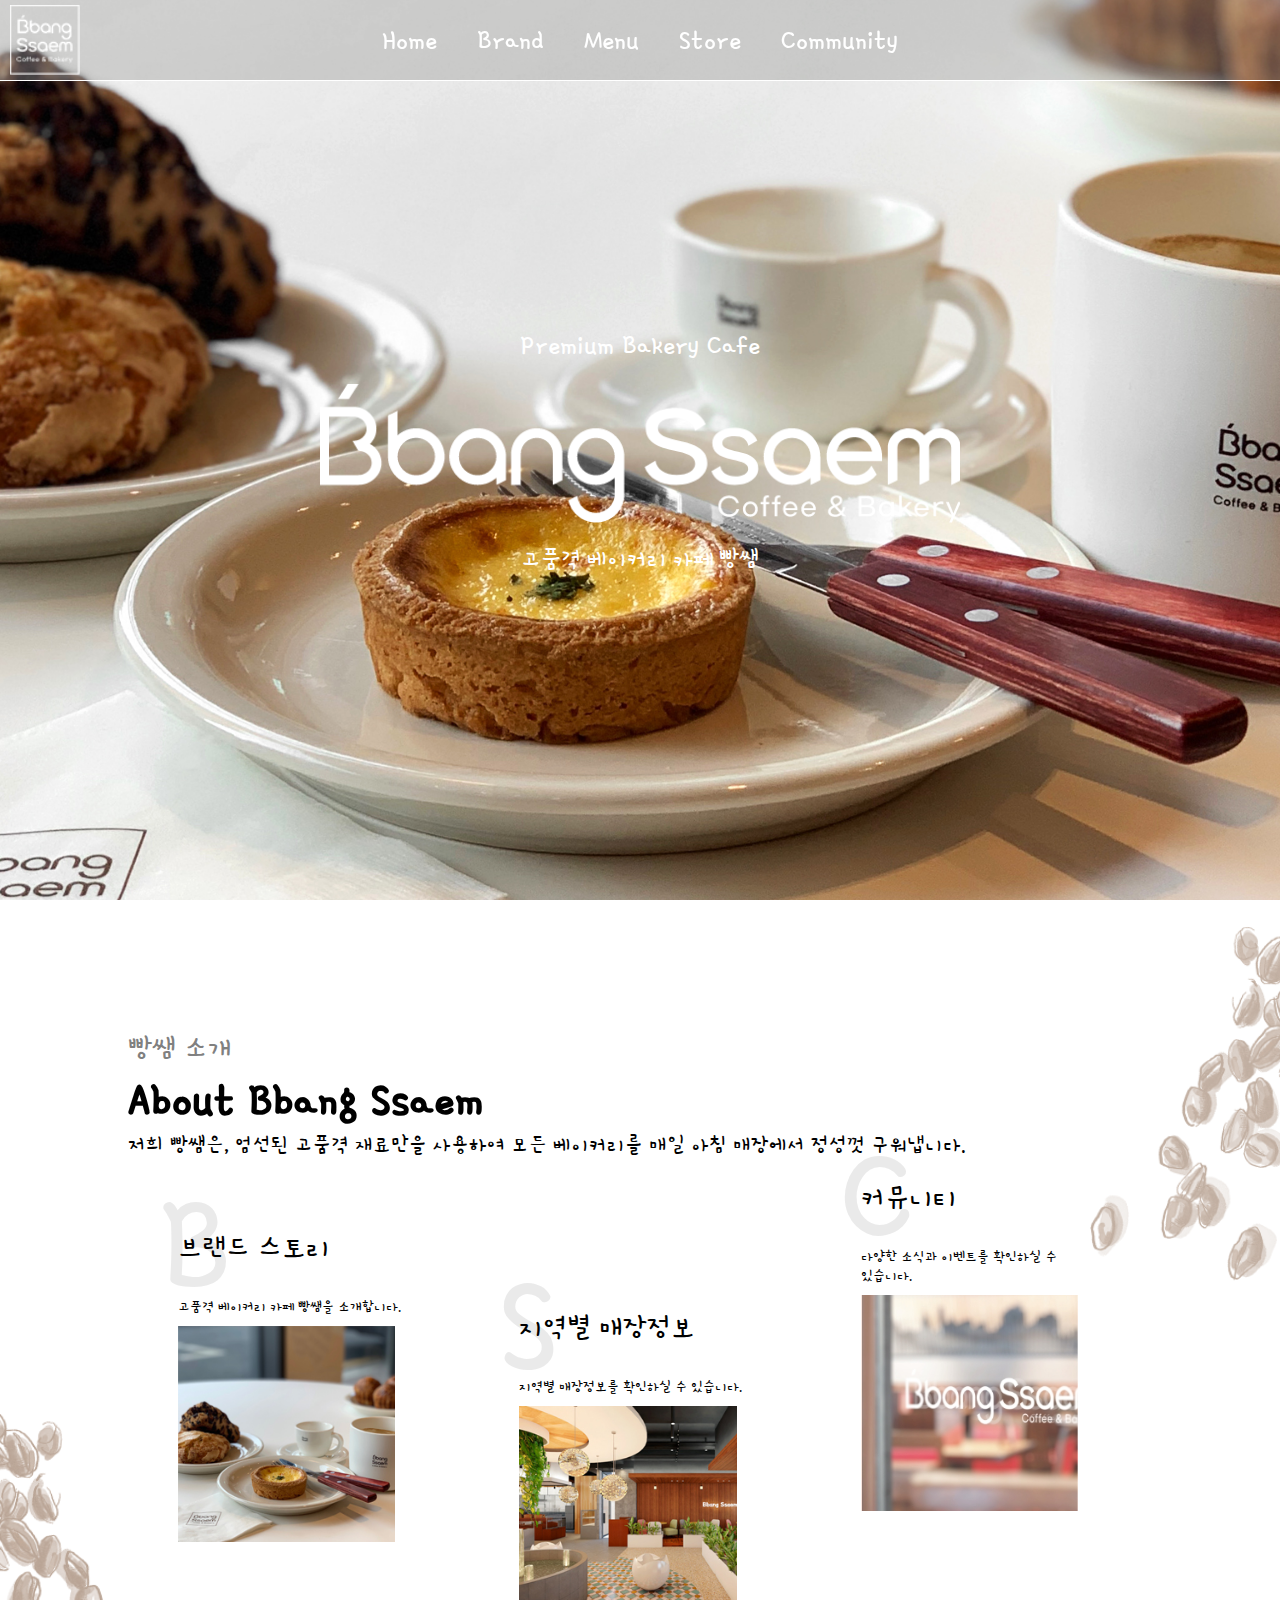
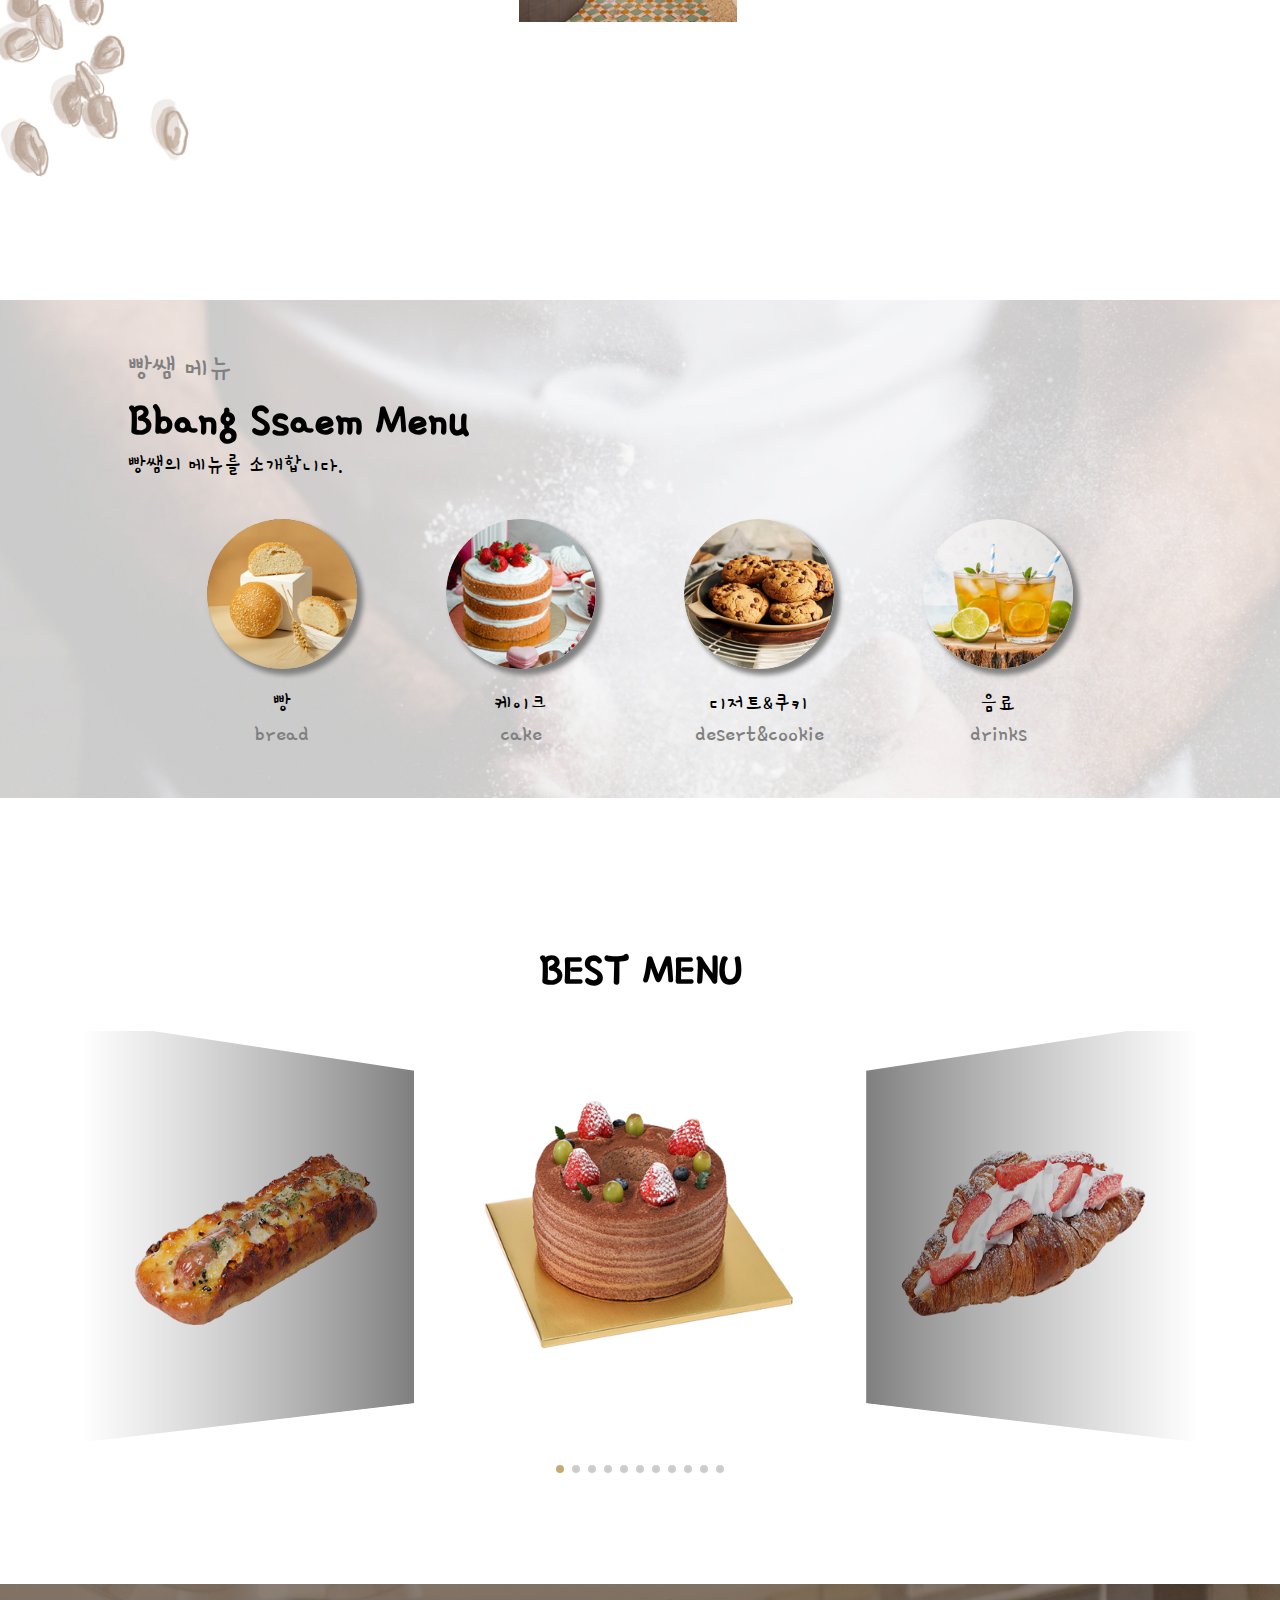
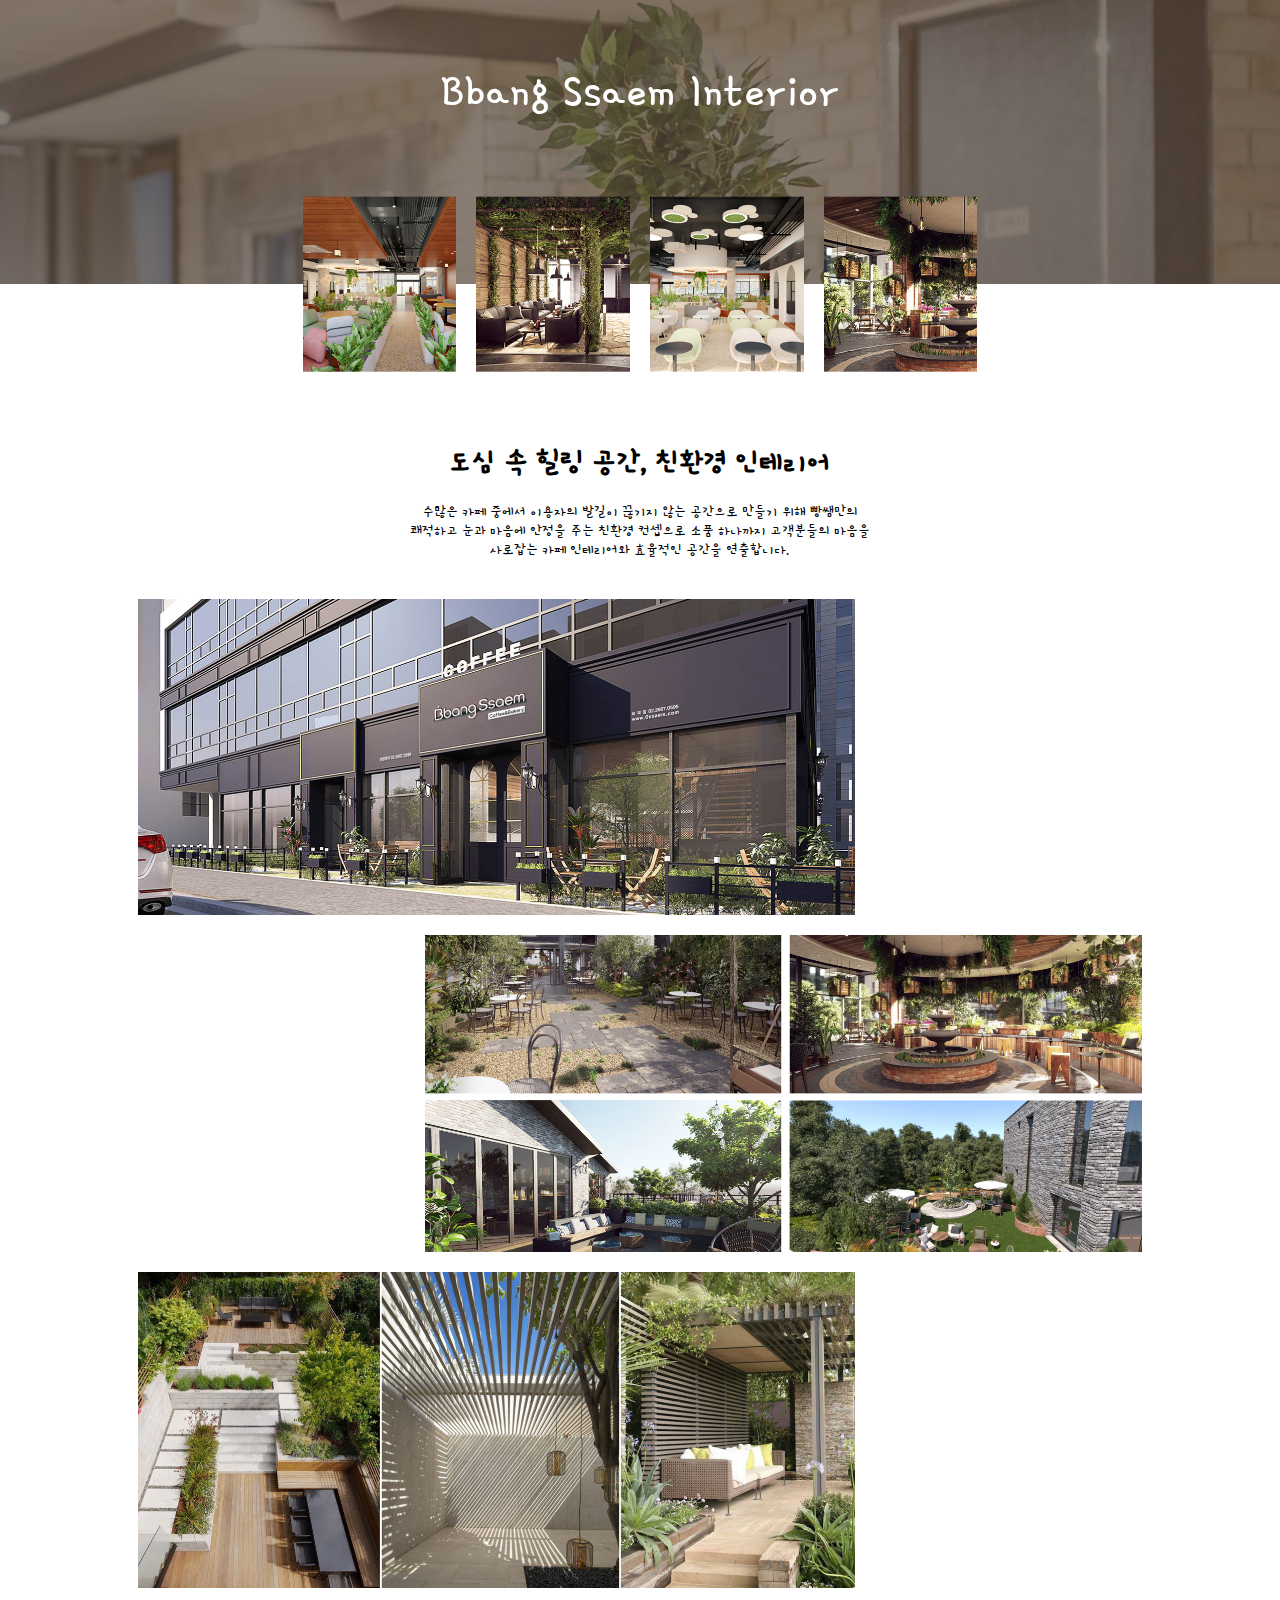
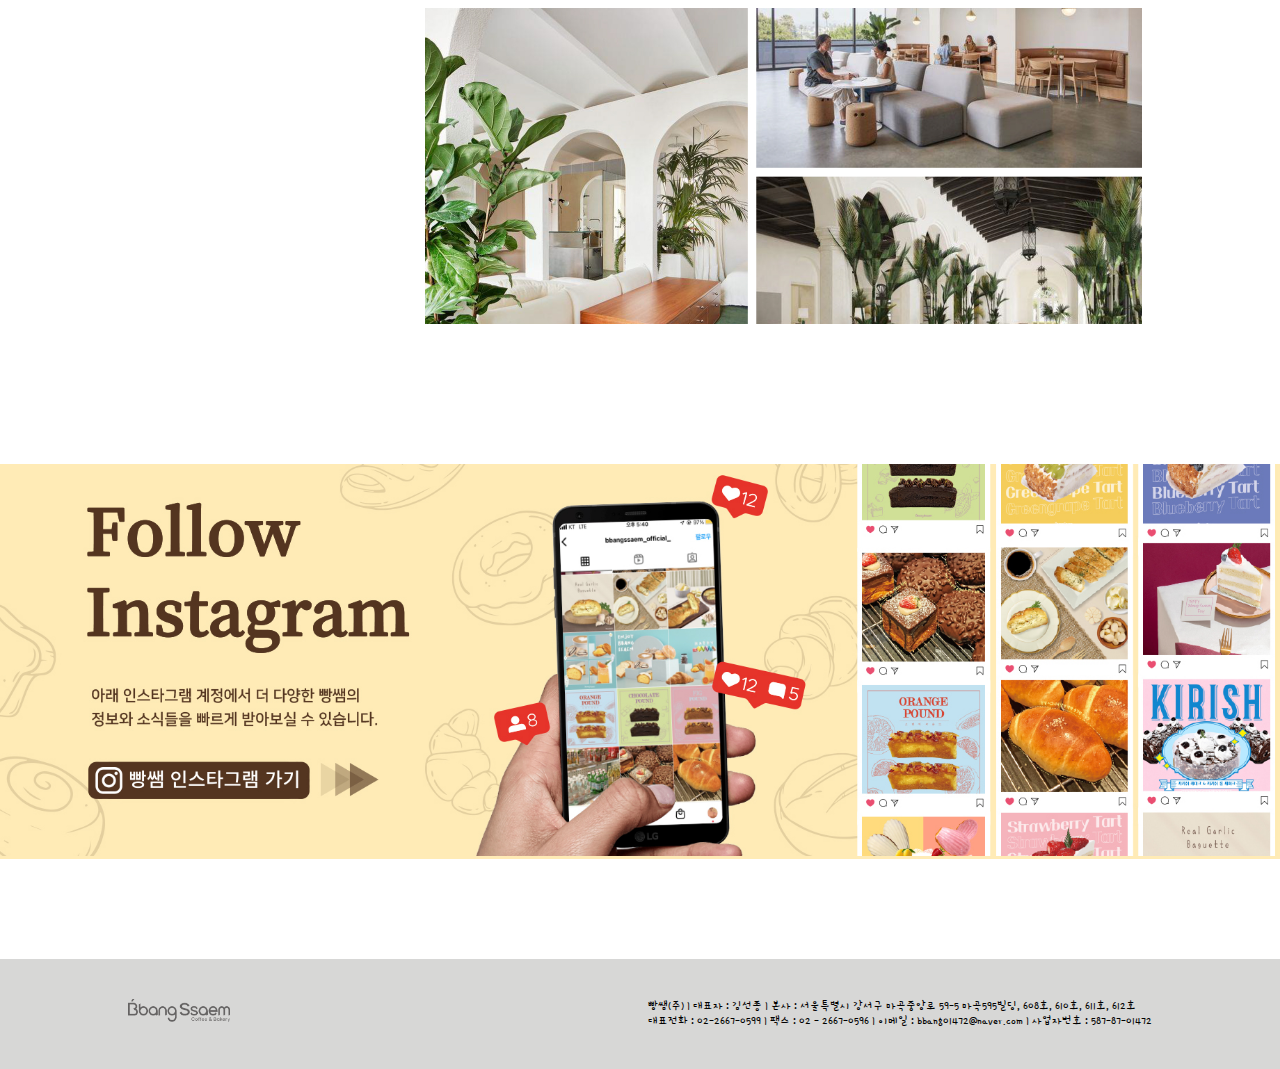
<file: index.html>
<!DOCTYPE html>
<html lang="en">
<head>
    <meta charset="UTF-8">
    <meta name="viewport" content="width=device-width, initial-scale=1.0">
    <title>빵쌤</title>
    <script src="https://code.jquery.com/jquery-1.12.4.js"></script>
    <link rel="stylesheet" href="./css/header.css">
    <link rel="stylesheet" href="./css/main.css">
    <link rel="stylesheet" href="https://cdn.jsdelivr.net/npm/swiper@11/swiper-bundle.min.css" />
</head>
<body>
    <div id="wrap">
        <header>
            <a href="./index.html"><div class="logo"></div></a>
            <ul class="header_ul">
                <li class="header_li"><a href="#">Home</a></li>
                <li class="header_li"><a href="./brand.html">Brand</a></li>
                <li class="header_li"><a href="./menu.html">Menu</a></li>
                <li class="header_li"><a href="./store.html">Store</a></li>
                <li class="header_li"><a href="./community.html">Community</a></li>
            </ul>
        </header>
        <main class="container">
            <div class="sec">
                <div class="mainbanner mainbanner_img1 fade">
                    <div class="mainbanner_title_box">
                        <div class="mainbanner_title1">Premium Bakery Cafe</div>
                        <div class="main_title_logo"></div>
                        <div class="mainbanner_title2">고품격 베이커리 카페 빵쌤</div>
                    </div>
                </div>
                <div class="mainbanner mainbanner_img2 fade">
                    <div class="mainbanner_title_box">
                        <div class="mainbanner_title1">Premium Bakery Cafe</div>
                        <div class="main_title_logo"></div>
                        <div class="mainbanner_title2">고품격 베이커리 카페 빵쌤</div>
                    </div>
                </div>
            </div>

            <div class="sec" id="sec1">
                <div class="sec1_content_box">
                    <div class="ko_sec_title">빵쌤 소개</div>
                    <div class="eng_sec_title">About Bbang Ssaem</div>
                    <div class="sec1_story">저희 빵쌤은, 엄선된 고품격 재료만을 사용하여 모든 베이커리를 매일 아침 매장에서 정성껏 구워냅니다.</div>
                    <div class="sec1_box">
                        <div class="sec1_content">
                            <a href="./brand.html">
                                <div class="alphabet">B</div>
                                <div class="content_title">브랜드 스토리</div>
                                <div class="content">고품격 베이커리 카페 빵쌤을 소개합니다.</div>
                                <img src="./img/main_about_01.jpg" alt="main_about_01">
                            </a>
                        </div>
                        <div class="sec1_content">
                            <a href="./store.html">
                                <div class="alphabet">S</div>
                                <div class="content_title">지역별 매장정보</div>
                                <div class="content">지역별 매장정보를 확인하실 수 있습니다.</div>
                                <img src="./img/main_about_02.jpg" alt="main_about_02">
                            </a>
                        </div>
                        <div class="sec1_content">
                            <a href="./community.html">
                                <div class="alphabet">C</div>
                                <div class="content_title">커뮤니티</div>
                                <div class="content">다양한 소식과 이벤트를 확인하실 수 있습니다.</div>
                                <img src="./img/main_about_03.jpg" alt="main_about_03">
                            </a>
                        </div>
                    </div>
                </div>
                <div class="coffee_img coffee_img1"></div>
                <div class="coffee_img coffee_img2"></div>
            </div>
            <div class="sec" id="sec2">
                <div class="sec2_content">
                    <div class="ko_sec_title">빵쌤 메뉴</div>
                    <div class="eng_sec_title">Bbang Ssaem
                        Menu</div>
                    <div class="sec1_story">빵쌤의 메뉴를 소개합니다.</div>
                    <div class="sec2_menu_box">
                        <a href="./menu.html"><div class="sec2_menu_content">
                            <div class="sec2_menu_img sec2_menu_img1"></div>
                            <div class="sec2_menu_title">빵</div>
                            <div class="sec2_menu_title_eng">bread</div>
                        </div></a>
                        <a href="./menu.html"><div class="sec2_menu_content">
                            <div class="sec2_menu_img sec2_menu_img2"></div>
                            <div class="sec2_menu_title">케이크</div>
                            <div class="sec2_menu_title_eng">cake</div>
                        </div></a>
                        <a href="./menu.html"><div class="sec2_menu_content">
                            <div class="sec2_menu_img sec2_menu_img3"></div>
                            <div class="sec2_menu_title">디저트&쿠키</div>
                            <div class="sec2_menu_title_eng">desert&cookie</div>
                        </div></a>
                        <a href="./menu.html"><div class="sec2_menu_content">
                            <div class="sec2_menu_img sec2_menu_img4"></div>
                            <div class="sec2_menu_title">음료</div>
                            <div class="sec2_menu_title_eng">drinks</div>
                        </div></a>
                    </div>
                </div>
                
            </div>
            <div class="sec" id="sec2_2">
                <div class="sec2_title_detail">BEST MENU</div>
                <div class="menu_detail_box">
                    <!-- Swiper -->
                    <div class="swiper mySwiper">
                        <div class="swiper-wrapper">
                        <div class="swiper-slide">
                            <a href="./menu.html"><img src="./img/menu/untitled5.png" alt="메뉴이미지"/></a>
                        </div>
                        <div class="swiper-slide">
                            <a href="./menu.html"><img src="./img/menu/bread-tab01-33.png" alt="메뉴이미지"/></a>
                        </div>
                        <div class="swiper-slide">
                            <a href="./menu.html"><img src="./img/menu/bread-tab01-26.png" alt="메뉴이미지"/></a>
                        </div>
                        <div class="swiper-slide">
                            <a href="./menu.html"><img src="./img/menu/untitled17.png" alt="메뉴이미지"/></a>
                        </div>
                        <div class="swiper-slide">
                            <a href="./menu.html"><img src="./img/menu/bread-tab01-01.png" alt="메뉴이미지"/></a>
                        </div>
                        <div class="swiper-slide">
                            <a href="./menu.html"><img src="./img/menu/untitled19.png" alt="메뉴이미지"/></a>
                        </div>
                        <div class="swiper-slide">
                            <a href="./menu.html"><img src="./img/menu/bread-tab01-41.png" alt="메뉴이미지"/></a>
                        </div>
                        <div class="swiper-slide">
                            <a href="./menu.html"><img src="./img/menu/bread-tab01-54.png" alt="메뉴이미지"/></a>
                        </div>
                        <div class="swiper-slide">
                            <a href="./menu.html"><img src="./img/menu/untitled4.png" alt="메뉴이미지"/></a>
                        </div>
                        <div class="swiper-slide">
                            <a href="./menu.html"><img src="./img/menu/bread-tab01-17.png" alt="메뉴이미지"/></a>
                        </div>
                        <div class="swiper-slide">
                            <a href="./menu.html"><img src="./img/menu/bread-tab01-42.png" alt="메뉴이미지"/></a>
                        </div>
                        </div>
                        <div class="swiper-pagination"></div>
                    </div>
                </div>
            </div>

            <div class="sec3_bg sec">
                <div class="sec3_title">Bbang Ssaem Interior</div>
                <div class="sec3_img_box">
                    <img src="./img/main_int_img01.jpg" alt="main_int_img01">
                    <img src="./img/main_int_img02.jpg" alt="main_int_img02">
                    <img src="./img/main_int_img03.jpg" alt="main_int_img03">
                    <img src="./img/main_int_img04.jpg" alt="main_int_img04">
                </div>
            </div>
            <div id="sec3">
                <div class="sec3_content_box">
                    <div class="sec3_txt">도심 속 힐링 공간, 친환경 인테리어</div>
                    <div class="sec3_txt1">수많은 카페 중에서 이용자의 발길이 끊기지 않는 공간으로 만들기 위해
                        빵쌤만의 쾌적하고 눈과 마음에 안정을 주는 친환경 컨셉으로 소품 하나까지
                        고객분들의 마음을 사로잡는 카페 인테리어와 효율적인 공간을 연출합니다.</div>
                </div>
                <img src="./img/Interior1.jpg" alt="Interior1" class="interior1">
                <img src="./img/Interior2.jpg" alt="Interior2" class="interior2">
                <img src="./img/Interior3.jpg" alt="Interior3" class="interior3">
                <img src="./img/Interior4.jpg" alt="Interior4" class="interior4">
            </div>
            <div id="sec4">
                <a href="https://www.instagram.com/bbangssaem_official_/" target="_blank">
                    <img src="./img/ins_bg.jpg" alt="ins_bg">
                </a>
            </div>
            <div class="top_btn"><img src="./img/top.png" alt="top_btn"></div>
        </main>
        <footer>
            <div class="footer_content">
                <img src="./img/f_logo.png" alt="f_logo">
                <div class="footer_box">
                    <div>빵쌤(주)  |  대표자 : 김선종  |  본사 : 서울특별시 강서구 마곡중앙로 59-5 마곡595빌딩, 608호, 610호, 611호, 612호</div>
                    <div>대표전화 : 02-2667-0599  |  팩스 : 02 - 2667-0596  |  이메일 : bbang01472@naver.com  |  사업자번호 : 587-87-01472</div>
                </div>
            </div>
        </footer>
    </div>
    <script src="https://cdn.jsdelivr.net/npm/swiper@11/swiper-bundle.min.js"></script>
    <script src="./js/header.js"></script>
    <script src="./js/main.js"></script>
</body>
</html>
</file>
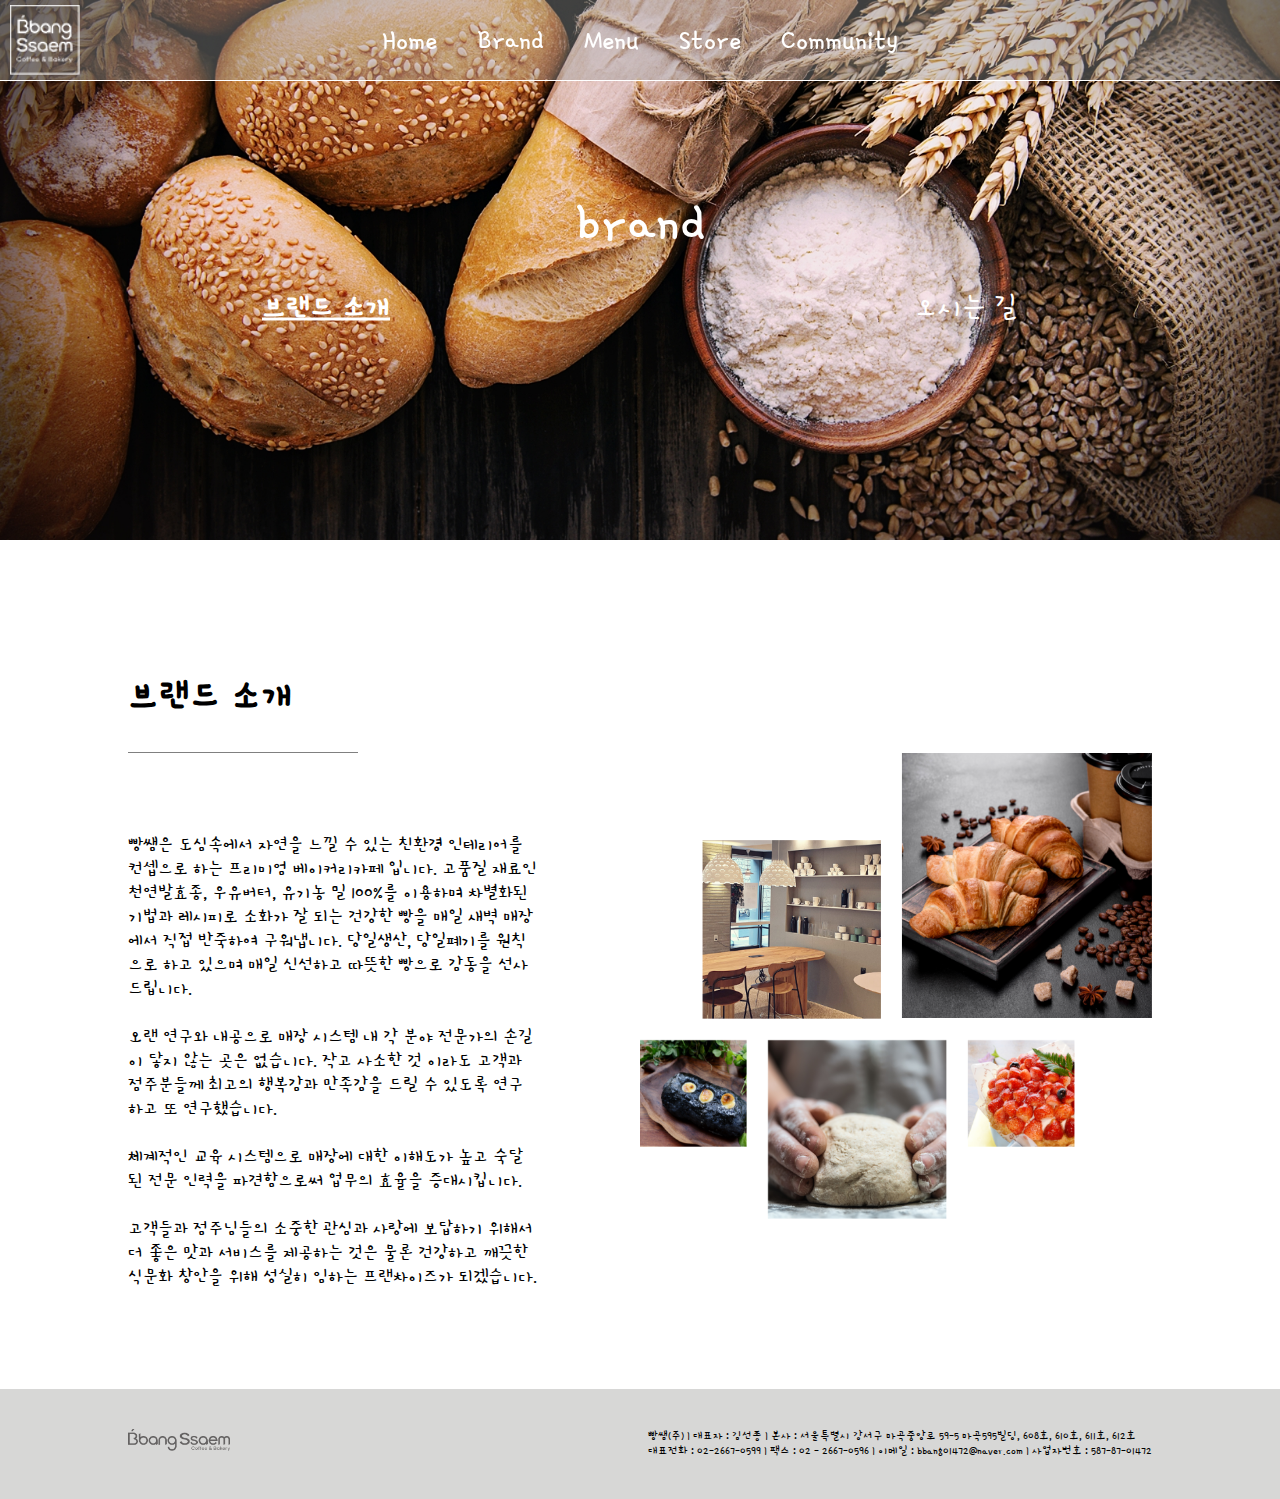
<file: brand.html>
<!DOCTYPE html>
<html lang="en">
<head>
    <meta charset="UTF-8">
    <meta name="viewport" content="width=device-width, initial-scale=1.0">
    <title>빵쌤</title>
    <script src="https://code.jquery.com/jquery-1.12.4.js"></script>
    <link rel="stylesheet" href="./css/header.css">
    <link rel="stylesheet" href="./css/brand.css">
</head>
<body>
    <div id="wrap">
        <header>
            <a href="./index.html"><div class="logo"></div></a>
            <ul class="header_ul">
                <li class="header_li"><a href="./index.html">Home</a></li>
                <li class="header_li"><a href="./brand.html">Brand</a></li>
                <li class="header_li"><a href="./menu.html">Menu</a></li>
                <li class="header_li"><a href="./store.html">Store</a></li>
                <li class="header_li"><a href="./community.html">Community</a></li>
            </ul>
        </header>
        <main class="container">
            <div class="banner">
                <div class="brand_title_box">
                    <div class="brand_txt">brand</div>
                    <div class="nav_box">
                        <div class="brand1">브랜드 소개</div>
                        <div class="brand2">오시는 길</div>
                    </div>
                </div>
            </div>
            <div class="main_box brand">
                <div class="brand_content">
                    <h2>브랜드 소개</h2>
                    <div class="line"></div>
                    <div class="brand_txt_box">
                        <div>빵쌤은 도심속에서 자연을 느낄 수 있는 친환경 인테리어를 컨셉으로 하는 프리미엄 베이커리카페 입니다. 고품질 재료인 천연발효종, 우유버터, 유기농 밀 100%를 이용하며 차별화된 기법과 레시피로 소화가 잘 되는 건강한 빵을 매일 새벽 매장에서 직접 반죽하여 구워냅니다. 당일생산, 당일폐기를 원칙으로 하고 있으며 매일 신선하고 따뜻한 빵으로 감동을 선사드립니다.</div><br>
                        <div>오랜 연구와 내공으로 매장 시스템 내 각 분야 전문가의 손길이 닿지 않는 곳은 없습니다. 작고 사소한 것 이라도 고객과 점주분들께 최고의 행복감과 만족감을 드릴 수 있도록 연구하고 또 연구했습니다.</div><br>
                        <div>체계적인 교육 시스템으로 매장에 대한 이해도가 높고 숙달된 전문 인력을 파견함으로써 업무의 효율을 증대시킵니다.</div><br>
                        <div>고객들과 점주님들의 소중한 관심과 사랑에 보답하기 위해서 더 좋은 맛과 서비스를 제공하는 것은 물론 건강하고 깨끗한 식문화 창안을 위해 성실히 임하는 프랜차이즈가 되겠습니다.</div>
                    </div>
                    <div class="brand_img_box">
                        <img src="./img/brand_img01.png" alt="brand_img01">
                    </div>
                </div>
            </div>
            <div class="main_box guide">
                <h2>오시는 길</h2>
                <div class="guide_box">
                    <iframe src="https://www.google.com/maps/embed?pb=!1m18!1m12!1m3!1d3162.84139164635!2d126.82337837568225!3d37.558800472040645!2m3!1f0!2f0!3f0!3m2!1i1024!2i768!4f13.1!3m3!1m2!1s0x357c9c6030dd592b%3A0xd7876528a0328ab2!2z7ISc7Jq47Yq567OE7IucIOqwleyEnOq1rCDrp4jqs6HspJHslZnroZwgNTktNQ!5e0!3m2!1sko!2skr!4v1702954904286!5m2!1sko!2skr" width="60%" height="450" style="border:0;" allowfullscreen="" loading="lazy" referrerpolicy="no-referrer-when-downgrade"></iframe>
                    <div class="guide_txt_box">
                        <div>
                            <img src="./img/btn_sub.png" alt="btn_sub.png" style="width: 22px;">
                            <div class="guide_title">지하철 이용시</div>
                            <div class="guide_txt">
                                <div>마곡역 5호선 (7번출구 이용3분)</div>
                                <div>마곡나루역 공항철도 (5번출구 이용 11분)</div>
                                <div>마곡나루역 9호선 (5번출구 이용 11분)</div>
                            </div>
                        </div>
                        <div style="margin-top: 30px;">
                            <img src="./img/btn_bus.png" alt="btn_bus.png">
                            <div class="guide_title">버스 이용시</div>
                            <div class="guide_txt">
                                <div>388 / 강서05 / 60 / 60-3 /</div>
                                <div>69 / 88 / 1002 / 601 / 605 /</div>
                                <div>654 / 6629 / n26 / 3000 / 8000</div>
                            </div>
                        </div>
                        <div style="margin-top: 30px;">
                            <img src="./img/btn_smap.png" alt="btn_smap.png">
                            <div class="guide_title">차량 이용시</div>
                            <div class="guide_txt">
                                서울특별시 강서구 마곡중앙로 59-5 마곡595빌딩
                            </div>
                        </div>
                    </div>
                </div>
            </div>
        </main>
        <footer>
            <div class="footer_content">
                <img src="./img/f_logo.png" alt="f_logo">
                <div class="footer_box">
                    <div>빵쌤(주)  |  대표자 : 김선종  |  본사 : 서울특별시 강서구 마곡중앙로 59-5 마곡595빌딩, 608호, 610호, 611호, 612호</div>
                    <div>대표전화 : 02-2667-0599  |  팩스 : 02 - 2667-0596  |  이메일 : bbang01472@naver.com  |  사업자번호 : 587-87-01472</div>
                </div>
            </div>
        </footer>
    </div>
    <script src="./js/header.js"></script>
    <script src="./js/brand.js"></script>
</body>
</html>
</file>
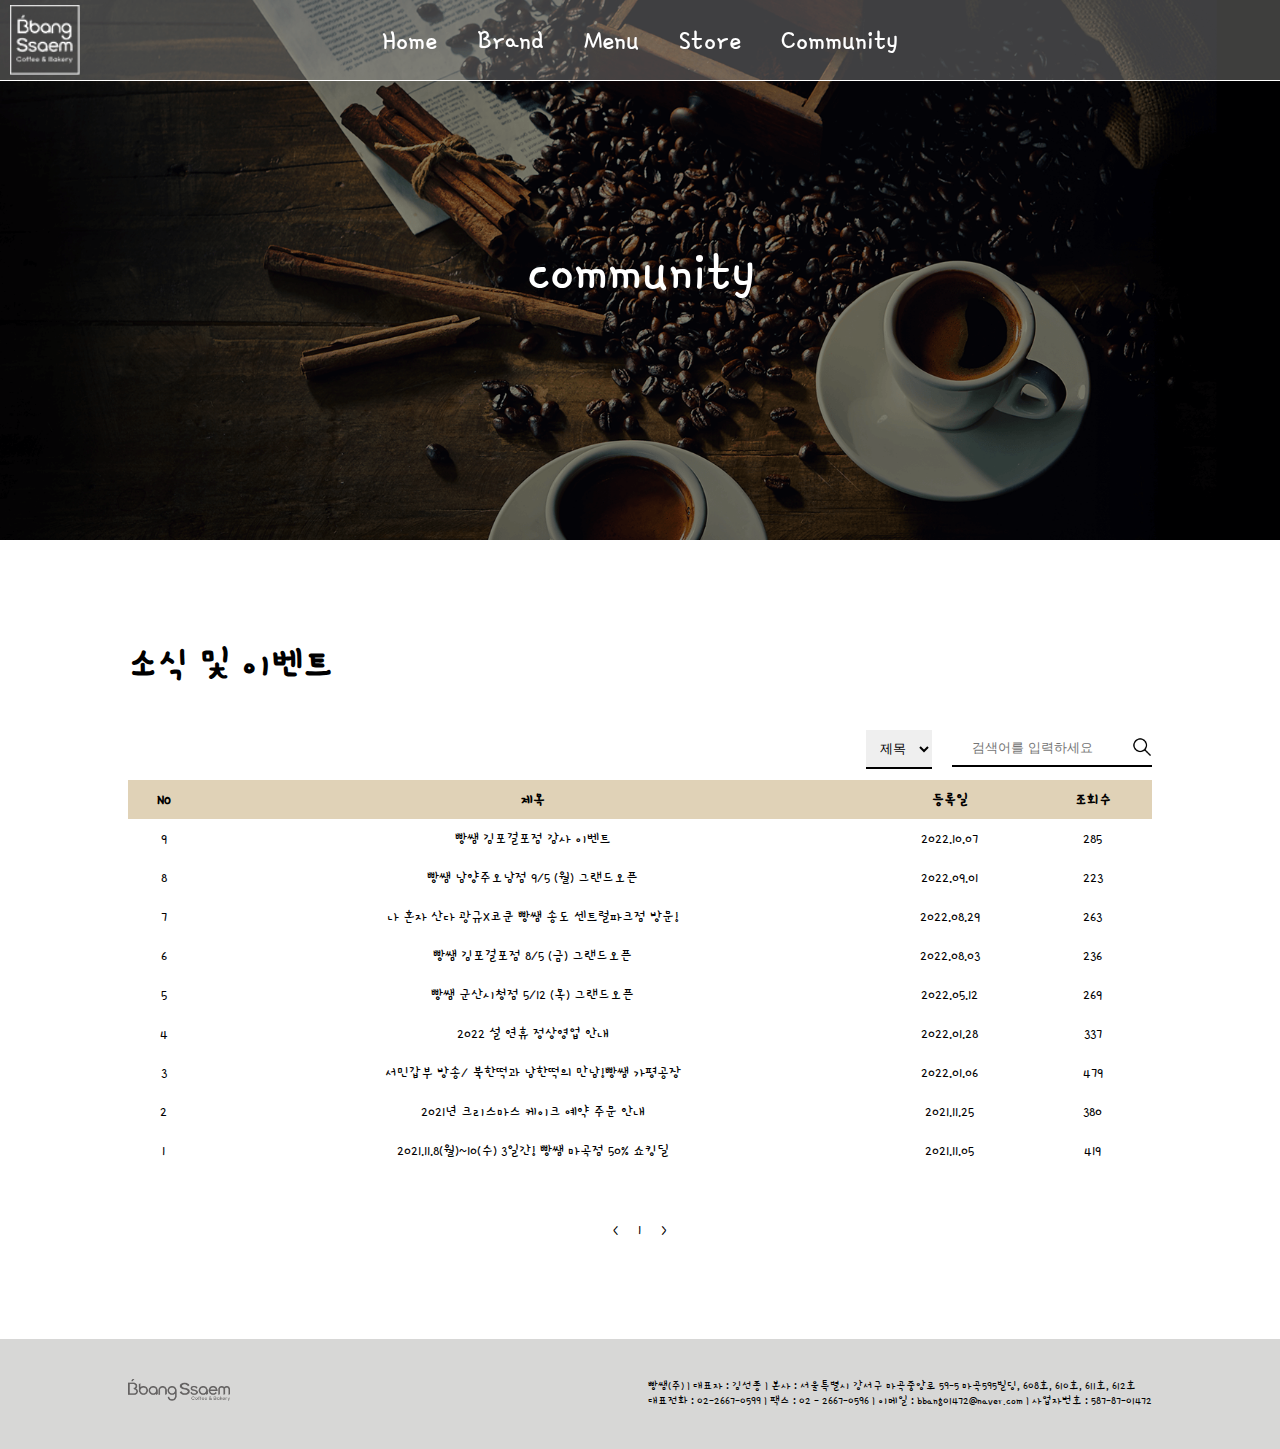
<file: community.html>
<!DOCTYPE html>
<html lang="en">
<head>
    <meta charset="UTF-8">
    <meta name="viewport" content="width=device-width, initial-scale=1.0">
    <title>빵쌤</title>
    <script src="https://code.jquery.com/jquery-1.12.4.js"></script>
    <link rel="stylesheet" href="./css/header.css">
    <link rel="stylesheet" href="./css/community.css">
</head>
<body>
    <div id="wrap">
        <header>
            <a href="./index.html"><div class="logo"></div></a>
            <ul class="header_ul">
                <li class="header_li"><a href="./index.html">Home</a></li>
                <li class="header_li"><a href="./brand.html">Brand</a></li>
                <li class="header_li"><a href="./menu.html">Menu</a></li>
                <li class="header_li"><a href="./store.html">Store</a></li>
                <li class="header_li"><a href="./community.html">Community</a></li>
            </ul>
        </header>
        
        <main class="container">
            <div class="banner">
                <div class="brand_title_box">
                    <div class="brand_txt">community</div>
                </div>
            </div>
            <div class="main_box">
                <h2>소식 및 이벤트</h2>
                <div class="community_content_box">
                    <div class="search_box">
                        <select name="search" id="array">
                            <option value="title">제목</option>
                            <option value="content">내용</option>
                        </select>
                        <div class="search">
                            <input type="text" placeholder="검색어를 입력하세요">
                            <img src="./img/search.png" alt="search">
                        </div>
                    </div>
                    <table class="cm_content">
                        <tbody>
                            <tr class="table_tr">
                                <th class="table_title">NO</th>
                                <th class="table_title">제목</th>
                                <th class="table_title">등록일</th>
                                <th class="table_title">조회수</th>
                            </tr>
                        </tbody>
                    </table>
                    <div class="num_box">
                        <div class="prev_btn"><</div>
                        <div class="num">1</div>
                        <div class="next_btn">></div>
                    </div>
                </div>
            </div>
            <div class="top_btn"><img src="./img/top.png" alt="top_btn"></div>
        </main>

        
        <footer>
            <div class="footer_content">
                <img src="./img/f_logo.png" alt="f_logo">
                <div class="footer_box">
                    <div>빵쌤(주)  |  대표자 : 김선종  |  본사 : 서울특별시 강서구 마곡중앙로 59-5 마곡595빌딩, 608호, 610호, 611호, 612호</div>
                    <div>대표전화 : 02-2667-0599  |  팩스 : 02 - 2667-0596  |  이메일 : bbang01472@naver.com  |  사업자번호 : 587-87-01472</div>
                </div>
            </div>
        </footer>
    </div>
    <script src="./js/header.js"></script>
    <script src="./js/community.js"></script>
</body>
</html>
</file>
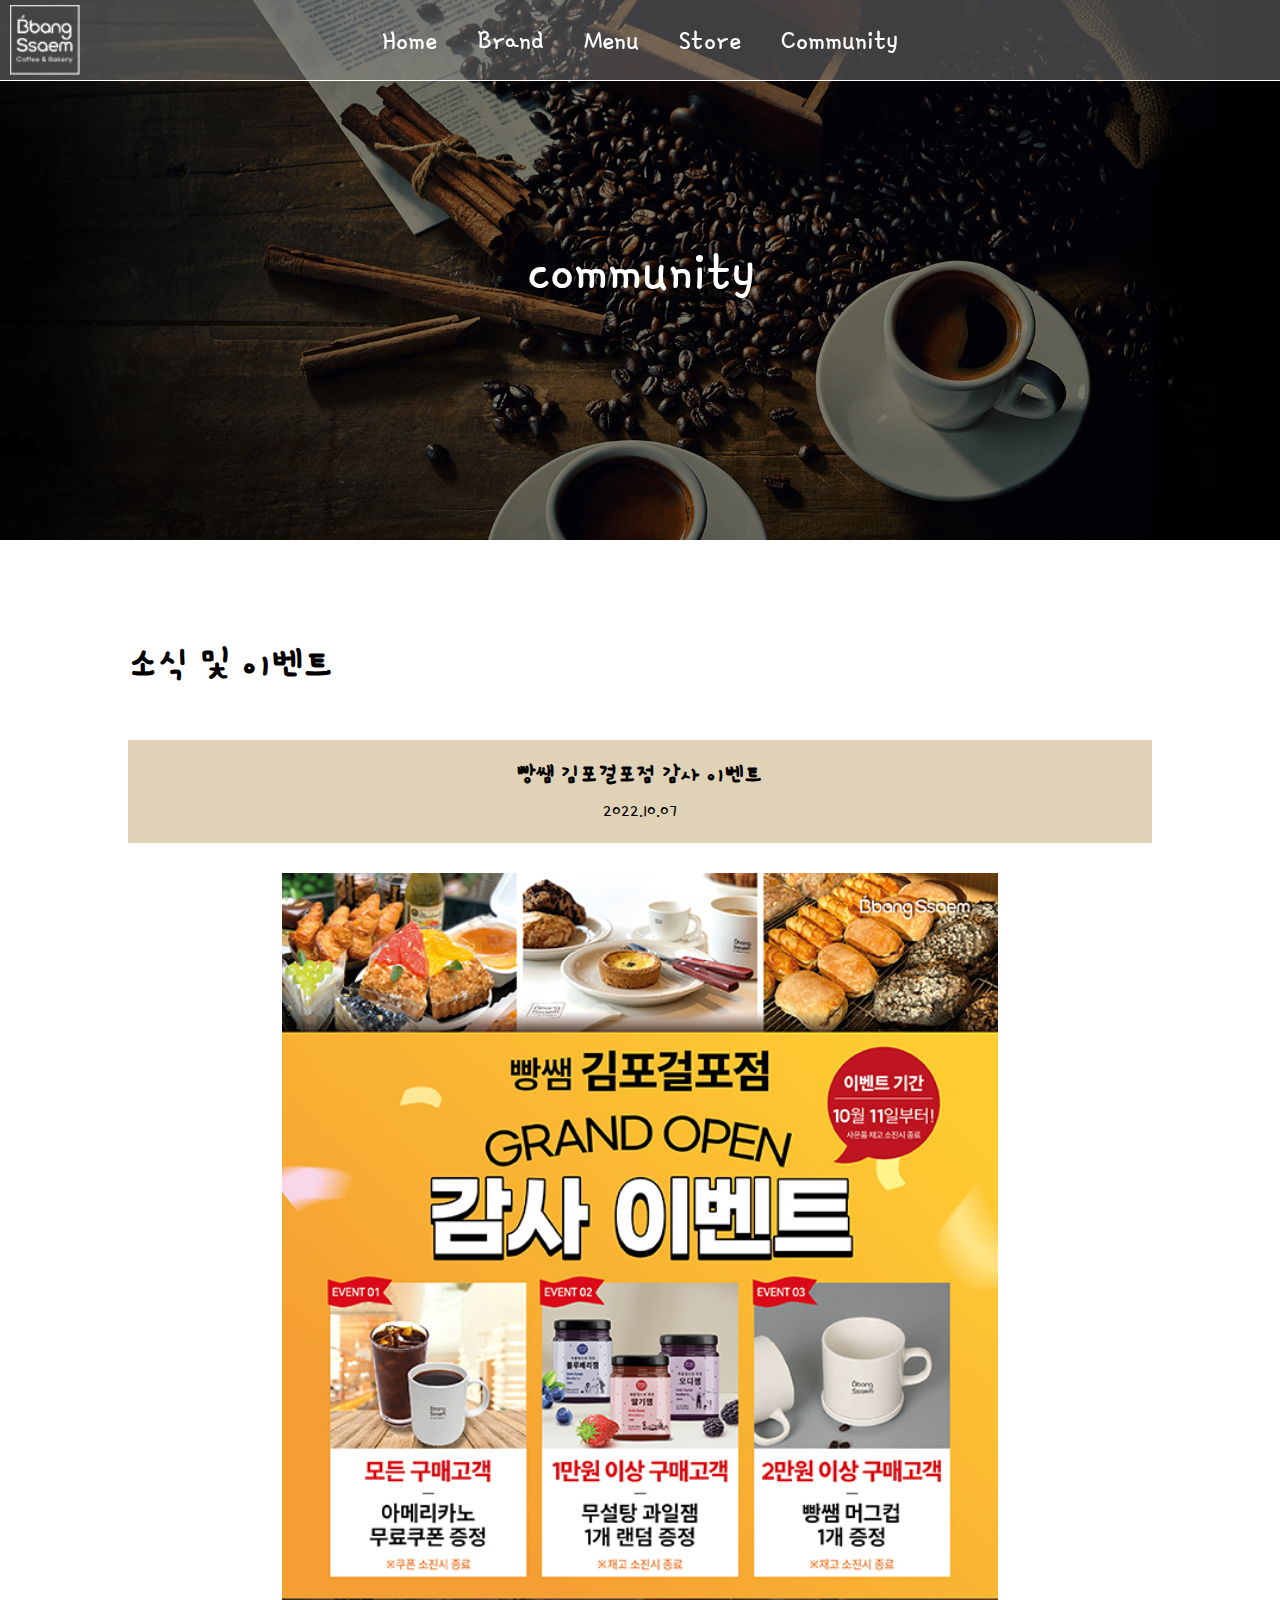
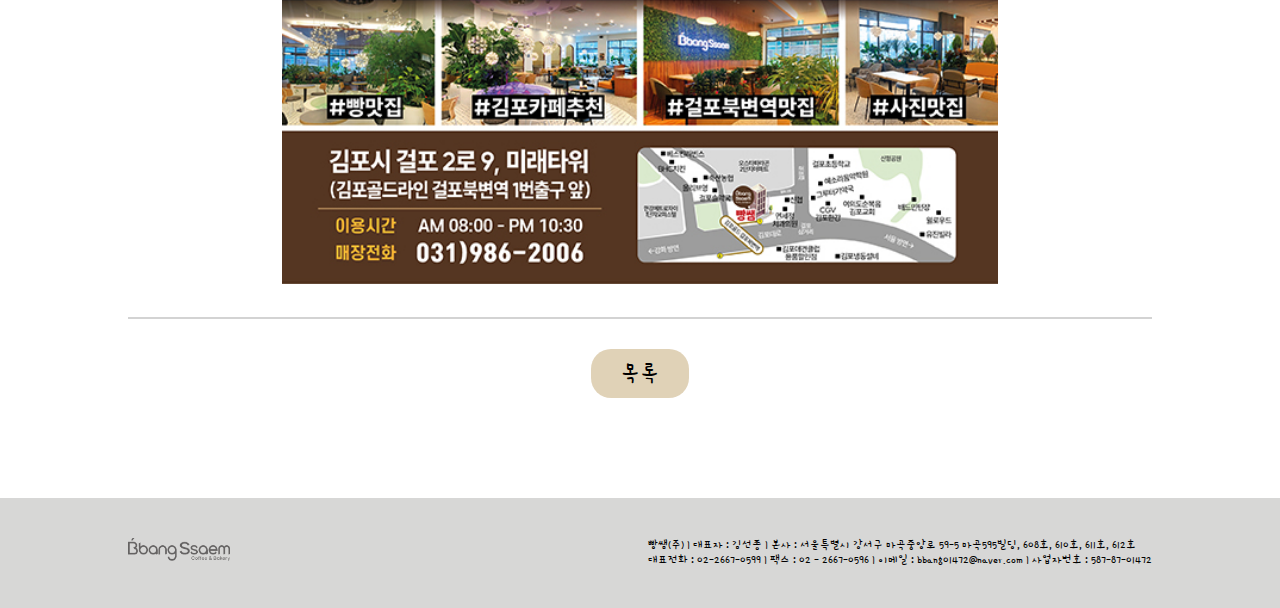
<file: community_detail.html>
<!DOCTYPE html>
<html lang="en">
<head>
    <meta charset="UTF-8">
    <meta name="viewport" content="width=device-width, initial-scale=1.0">
    <title>빵쌤</title>
    <script src="https://code.jquery.com/jquery-1.12.4.js"></script>
    <link rel="stylesheet" href="./css/header.css">
    <link rel="stylesheet" href="./css/community.css">
</head>
<body>
    <div id="wrap">
        <header>
            <a href="./index.html"><div class="logo"></div></a>
            <ul class="header_ul">
                <li class="header_li"><a href="./index.html">Home</a></li>
                <li class="header_li"><a href="./brand.html">Brand</a></li>
                <li class="header_li"><a href="./menu.html">Menu</a></li>
                <li class="header_li"><a href="./store.html">Store</a></li>
                <li class="header_li"><a href="./community.html">Community</a></li>
            </ul>
        </header>
        
        <main class="container">
            <div class="banner">
                <div class="brand_title_box">
                    <div class="brand_txt">community</div>
                </div>
            </div>
            <div class="main_box">
                <h2>소식 및 이벤트</h2>
                <div class="community_content_box">
                    <div class="community_title_box">
                        <div class="title">빵쌤 김포걸포점 감사 이벤트</div>
                        <div class="date">2022.10.07</div>
                    </div>
                    <img src="./img/community_detail.jpg" alt="community_detail">
                    <div class="line"></div>
                    <div class="list_btn"><a href="./community.html">목록</a></div>
                </div>
            </div>
            <div class="top_btn"><img src="./img/top.png" alt="top_btn"></div>
        </main>
        
        <footer>
            <div class="footer_content">
                <img src="./img/f_logo.png" alt="f_logo">
                <div class="footer_box">
                    <div>빵쌤(주)  |  대표자 : 김선종  |  본사 : 서울특별시 강서구 마곡중앙로 59-5 마곡595빌딩, 608호, 610호, 611호, 612호</div>
                    <div>대표전화 : 02-2667-0599  |  팩스 : 02 - 2667-0596  |  이메일 : bbang01472@naver.com  |  사업자번호 : 587-87-01472</div>
                </div>
            </div>
        </footer>
        <script src="./js/header.js"></script>
    </div>
</body>
</html>
</file>
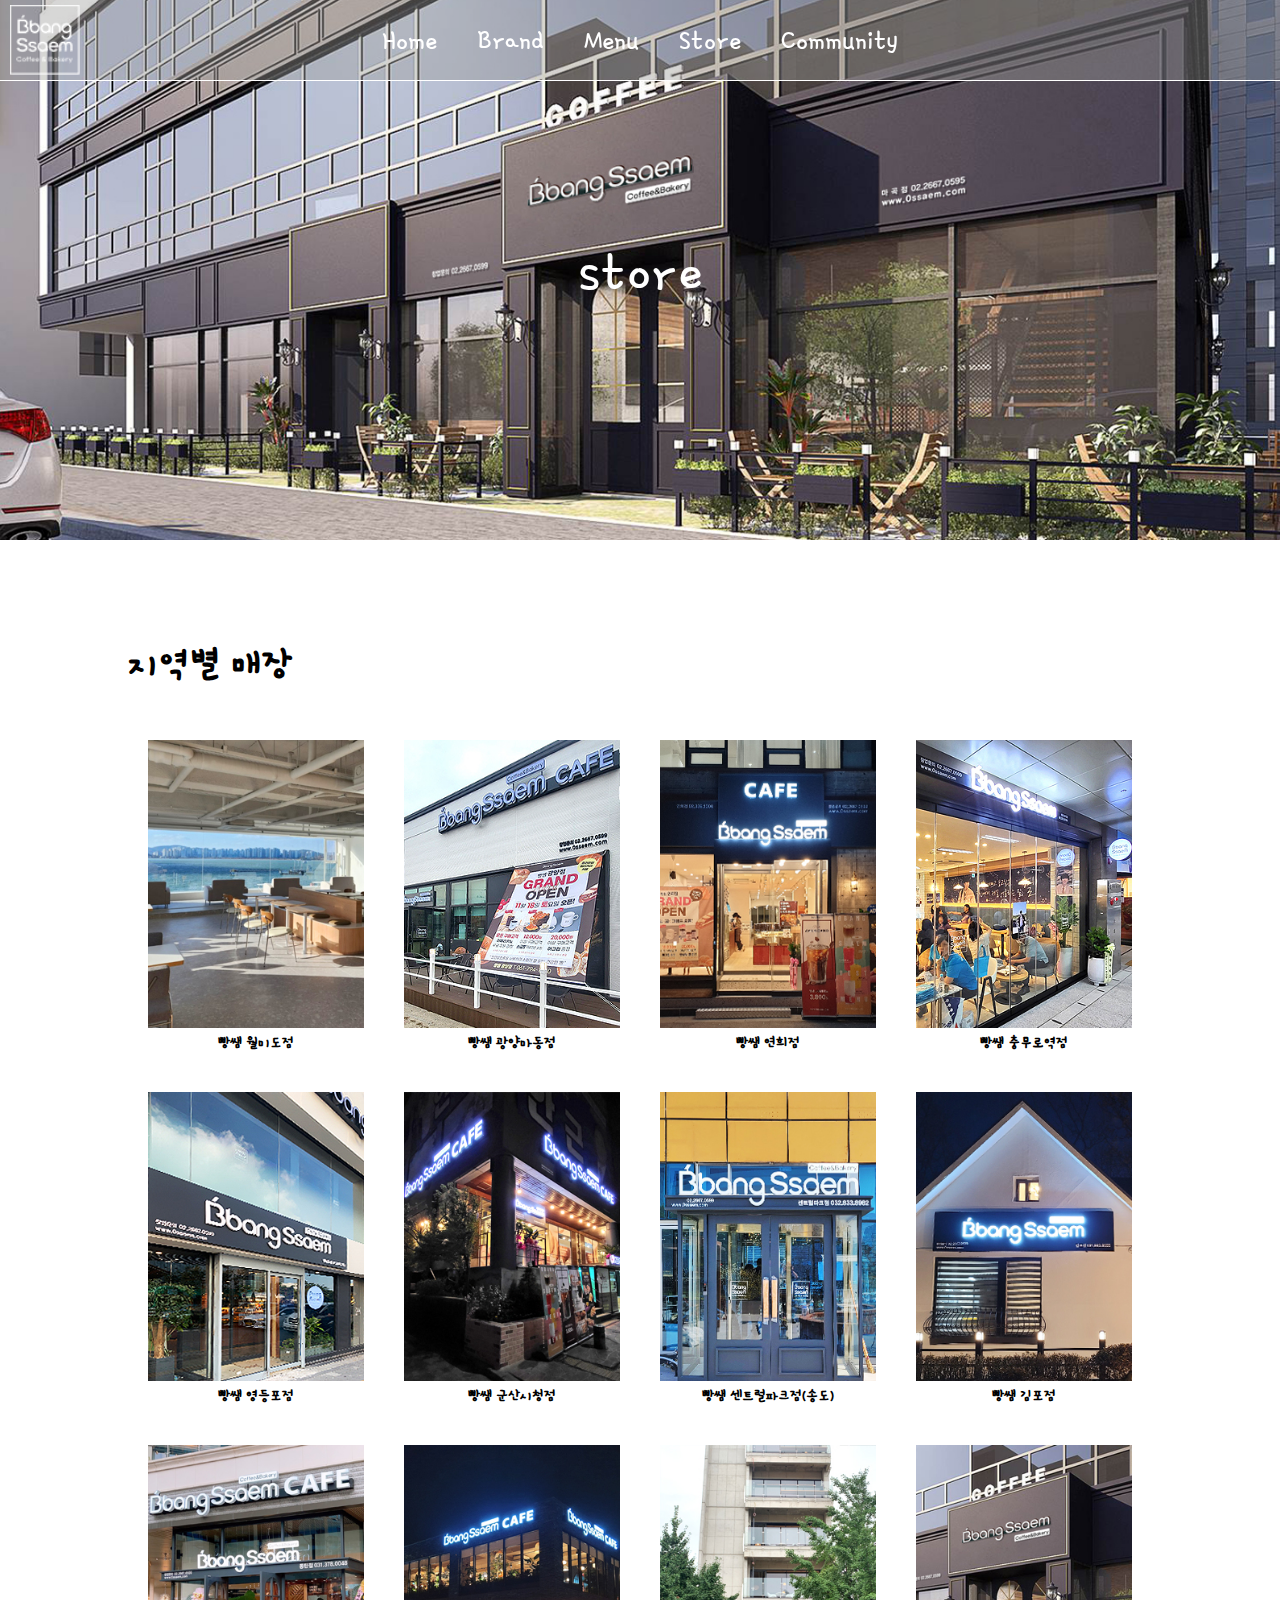
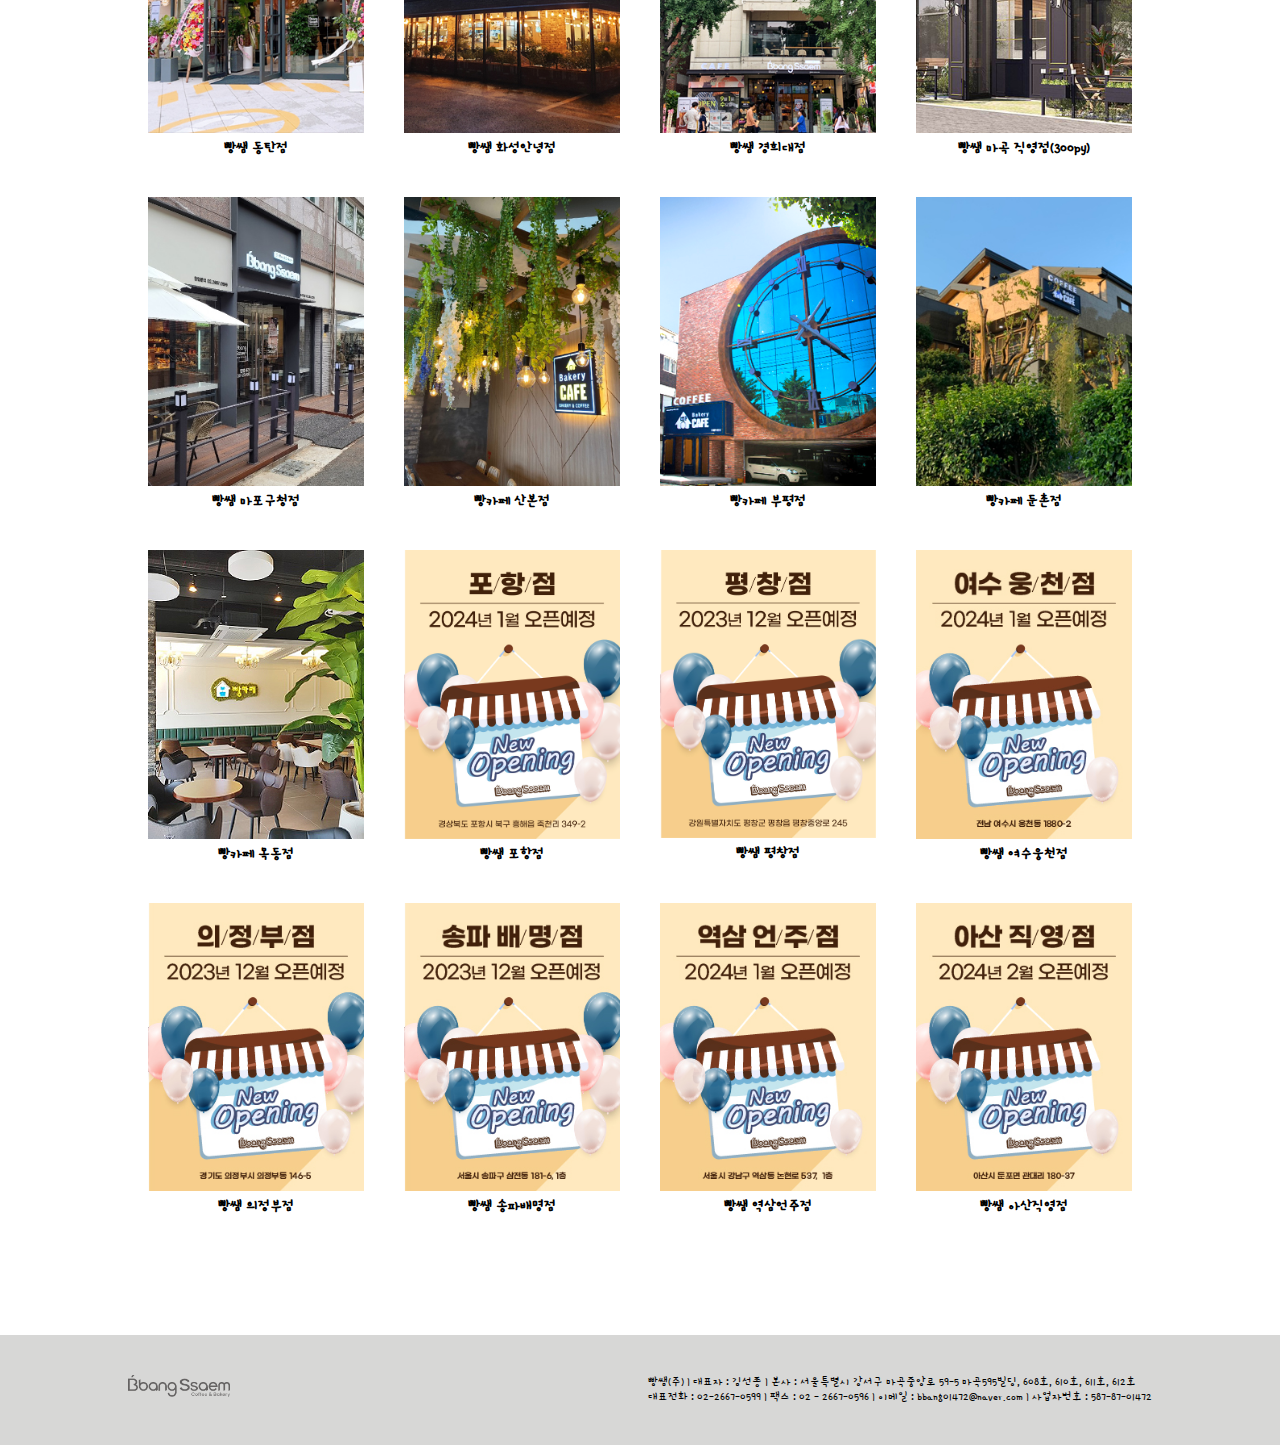
<file: store.html>
<!DOCTYPE html>
<html lang="en">
<head>
    <meta charset="UTF-8">
    <meta name="viewport" content="width=device-width, initial-scale=1.0">
    <title>빵쌤</title>
    <script src="https://code.jquery.com/jquery-1.12.4.js"></script>
    <script src="./js/store_data.js"></script>
    <link rel="stylesheet" href="./css/header.css">
    <link rel="stylesheet" href="./css/store.css">
</head>
<body>
    <div id="wrap">
        <header>
            <a href="./index.html"><div class="logo"></div></a>
            <ul class="header_ul">
                <li class="header_li"><a href="./index.html">Home</a></li>
                <li class="header_li"><a href="./brand.html">Brand</a></li>
                <li class="header_li"><a href="./menu.html">Menu</a></li>
                <li class="header_li"><a href="./store.html">Store</a></li>
                <li class="header_li"><a href="./community.html">Community</a></li>
            </ul>
        </header>
        <main class="container">
            <div class="banner">
                <div class="brand_title_box">
                    <div class="brand_txt">store</div>
                </div>
            </div>
            <div class="main_box">
                <div class="store_content_box">
                    <h2>지역별 매장</h2>
                    <div class="store_box">
                        
                    </div>
                </div>
            </div>
            <div class="top_btn"><img src="./img/top.png" alt="top_btn"></div>
        </main>


        
        <footer>
            <div class="footer_content">
                <img src="./img/f_logo.png" alt="f_logo">
                <div class="footer_box">
                    <div>빵쌤(주)  |  대표자 : 김선종  |  본사 : 서울특별시 강서구 마곡중앙로 59-5 마곡595빌딩, 608호, 610호, 611호, 612호</div>
                    <div>대표전화 : 02-2667-0599  |  팩스 : 02 - 2667-0596  |  이메일 : bbang01472@naver.com  |  사업자번호 : 587-87-01472</div>
                </div>
            </div>
        </footer>
    </div>
    <script src="./js/header.js"></script>
    <script src="./js/store.js"></script>
</body>
</html>
</file>
<file: css/header.css>
@import url('https://fonts.googleapis.com/css2?family=Gamja+Flower&display=swap');
body { margin: 0; font-family: 'Gamja Flower', sans-serif; }
ul {
    list-style: none;
    padding: 0;
    margin: 0;
}
a { 
    text-decoration: none; 
    color: inherit;
}
html {
    font-size: 0.6vw;
}
header {
    width: 100%;
    height: 80px;
    border-bottom: 1px solid #fff;
    background-color: #9c9a9866;
    position: fixed;
    z-index: 99;
    transition: all 0.5s;
}
.logo {
    width: 70px;
    aspect-ratio: 1/1;
    background: url(../img/logo.png) no-repeat center / cover;
    position: absolute;
    top: 50%;
    left: 10px;
    transform: translateY(-50%);
}
.header_ul {
    width: 100%;
    height: 100%;
    display: flex;
    justify-content: center;
    align-items: center;
}
.header_li {
    padding: 20px;
    box-sizing: border-box;
    font-size: 30px;
    color: #fff;
}

.container {
    position: relative;
}

footer {
    width: 100%;
    background-color: #d7d7d6;
}
.footer_content {
    max-width: 1200px;
    width: 80%;
    margin: 0 auto;
    overflow: hidden;
}
footer img {
    width: 10%;
    float: left;
    margin: 40px 0;
}
.footer_box {
    /* width: 45%; */
    float: right;
    margin: 40px 0;
    font-size: 12px;
}

.top_btn {
    width: 70px;
    height: 70px;
    border-radius: 50%;
    position: fixed;
    bottom: 50px;
    right: 50px;
    background-color: #cea96e99;
    text-align: center;
    padding: 5px;
    box-sizing: border-box;
    cursor: pointer;
    opacity: 0;
    transition: all 0.5s;
}
.top_btn > img {
    width: 100%;
}

@media screen and (max-width: 1000px) {
    .footer_box {
        width: 75%;
        font-size: 11px;
        margin: 30px 0;
    }
}
@media screen and (max-width: 800px) {
    .header_li {
        font-size: 25px;
    }
    .top_btn {
        width: 50px;
        height: 50px;
        bottom: 30px;
        right: 30px;
    }
}
@media screen and (max-width: 650px) {
    .logo {
        width: 50px;
        left: 15px;
    }
    .header_ul {
        justify-content: flex-end;
    }
    .header_li {
        padding: 12px;
        font-size: 20px;
    }
    .footer_box {
        font-size: 3em;
        margin: 30px 20px 30px 0;
    }
}
@media screen and (min-width: 280px) and (max-width: 480px) {
    header {
        height: 50px;
    }
    .logo {
        width: 30px;
        left: 10px;
    }
    .header_li {
        padding: 7px;
        font-size: 7em;
    }
    footer img {
        margin: 34px 0;
    }
    .top_btn {
        width: 40px;
        height: 40px;
        bottom: 10px;
        right: 10px;
    }
}
</file>
<file: css/main.css>
#wrap {
    overflow: hidden;
}
.mainbanner {
    width: 100%;
    height: 100vh;
    
    position: relative;
}
.mainbanner_img1 {
    background: url(../img/main_visual_01.jpg) no-repeat center / cover;
}
.mainbanner_img2 {
    background: url(../img/main_visual_02.jpg) no-repeat center / cover;
}
.fade {
    animation-name: fade;
    animation-duration: 1.5s;
}
@keyframes fade {
    from {
        opacity: 0.5
    }
    to {
        opacity: 1
    }
}
.mainbanner_title_box {
    width: 100%;
    position: absolute;
    top: 50%;
    left: 50%;
    transform: translate(-50%, -50%);
    text-align: center;
    color: #fff;
}
.mainbanner_title1 {
    font-size: 30px;
}
.main_title_logo {
    width: 50%;
    aspect-ratio: 4.6/1;
    background: url(../img/visual_logo.png) no-repeat center / cover;
    margin: 20px auto;
}
.mainbanner_title2 {
    font-size: 25px;
}

/* sec1 */
#sec1 {
    position: relative;
    height: calc(100vh - 80px);
}
.sec1_content_box {
    width: 80%;
    margin: 80px auto 100px;
    padding-top: 50px;
}
.ko_sec_title {
    font-size: 30px;
    color: gray;
}
.eng_sec_title {
    font-size: 50px;
    font-weight: 900;
}
.sec1_story {
    font-size: 22px;
}
.sec1_box {
    display: flex;
}
.sec1_content {
    position: relative;
    width: 100%;
    padding: 20px 50px;
    box-sizing: border-box;
    transition: all 0.5s;
}
.sec1_content:nth-child(1) {
    margin-top: 50px;
}
.sec1_content:nth-child(2) {
    margin-top: 130px;
    transition-delay: 0.5s;
}
.sec1_content:nth-child(3) {
    transition-delay: 0.2s;
}
.alphabet {
    position: absolute;
    top: -60px;
    left: 30px;
    font-size: 150px;
    color: rgb(211 211 211 / 47%);
    z-index: -9;
}
.sec1_content .content_title {
    font-size: 30px;
    margin-bottom: 30px;
}
.sec1_content .content {
    font-size: 2em;
    word-break: keep-all;
}
.sec1_content img {
    margin-top: 10px;
    width: 90%;
}
#sec1 .coffee_img {
    width: 190px;
    height: 50%;
    position: absolute;
    z-index: -9;
}
.coffee_img1 {
    top: -10%;
    right: 0;
    background: url(../img/coffee.png) no-repeat center / contain;
}
.coffee_img2 {
    top: 50%;
    left: 0;
    background: url(../img/coffee_left.png) no-repeat center / contain;
}

/* sec2 */
#sec2 {
    width: 100%;
    background: url(../img/main_menu_bg.jpg) no-repeat center / cover;
    padding: 50px 0;
    box-sizing: border-box;
    margin: 100px 0;
}
.sec2_content {
    width: 80%;
    margin: 0 auto;
}
.sec2_menu_box {
    display: flex;
    justify-content: space-evenly;
    text-align: center;
    margin-top: 30px;
}
.sec2_menu_content {
    transition: all 0.5s;
}
.sec2_menu_content:hover {
    transform: scale(1.1);
    transition: all 0.5s;
}
.sec2_menu_img {
    width: 150px;
    height: 150px;
    border-radius: 50%;
    margin: 10px;
    box-shadow: 5px 5px 5px 1px gray;
    transition: all 0.5s;
}
.sec2_menu_img1 {
    background: url(../img/main_menu01.png) no-repeat center / cover;
}
.sec2_menu_img2 {
    background: url(../img/main_menu02.png) no-repeat center / cover;
}
.sec2_menu_img3 {
    background: url(../img/main_menu03.png) no-repeat center / cover;
}
.sec2_menu_img4 {
    background: url(../img/main_menu04.png) no-repeat center / cover;
}
.sec2_menu_title {
    font-size: 22px;
    padding-top: 10px;
}
.sec2_menu_title_eng {
    font-size: 25px;
    color: gray;
}
/* sec2_2 */
#sec2_2 {
    margin: 50px 0 100px;
    padding-top: 10px;
}
.sec2_content2 {
    margin: 50px 0;
}
.sec2_title_detail {
    font-size: 50px;
    font-weight: 900;
    text-align: center;
    width: 80%;
    margin: 30px auto;
    position: relative;
}
.swiper {
    width: 90%;
    padding-bottom: 50px !important;
}
.swiper-slide {
    background-position: center;
    background-size: cover;
    width: 35% !important;
    height: 35% !important;
}
.swiper-slide img {
    display: block;
    width: 100%;
}
:root {
    --swiper-theme-color: #c4aa77 !important;
}

/* sec3 */
.sec3_bg {
    width: 100%;
    height: 300px;
    background: url(../img/main_int_bg.jpg) no-repeat center / cover;
    position: relative;
}
.sec3_title {
    position: absolute;
    top: 25%;
    left: 50%;
    transform: translateX(-50%);
    color: #fff;
    font-size: 50px;
}
.sec3_img_box {
    position: absolute;
    top: 100%;
    left: 50%;
    transform: translate(-50%, -50%);
    display: flex;
    width: 60%;
    justify-content: center;
    gap: 20px;
}
.sec3_img_box img {
    width: 20%;
    transition: all 0.5s;
}
.sec3_img_box img:hover {
    transform: translateY(-10px);
    transition: all 0.5s;
}
#sec3 {
    width: 80%;
    margin: 130px auto;
    overflow: hidden;
}
.sec3_content_box {
    width: 45%;
    margin: 30px auto;
    text-align: center;
    word-break: keep-all;
}
.sec3_txt {
    font-size: 30px;
    font-weight: 600;
    margin: 20px;
}
.sec3_txt1 {
    font-size: 15px;
}
#sec3 img {
    width: 70%;
    float: left;
    margin: 10px;
    transition: all 1s;
}
#sec3 img:nth-child(2n-1) {
    float: right;
}


/* sec4 */
#sec4 {
    text-align: center;
    margin: 100px auto;
    background-color: #ffebb6;
}
#sec4 img {
    max-width: 1400px;
    width: 100%;
    margin: 0 auto;
}

@media screen and (max-width: 1200px) {
    .sec1_content {
        padding: 10px 30px;
        margin-top: 30px;
    }
    .sec1_content:nth-child(1) {
        margin-top: 70px;
    }
    .alphabet {
        top: -70px;
    }
    .sec1_content .content_title {
        margin-bottom: 20px;
        font-size: 4em;
    }
    .sec3_content_box {
        width: 50%;
        margin: 0px auto;
    }
    .sec3_img_box {
        width: 70%;
    }
}
@media screen and (max-width: 800px) {
    .mainbanner {
        height: 40vh;
    }
    .sec1_content_box {
        margin: 50px auto;
    }
    .ko_sec_title {
        font-size: 5em;
    }
    .eng_sec_title {
        font-size: 10em;
    }
    .sec1_story {
        font-size: 4em;
    }
    .sec1_content {
        padding: 0 10px;
    }
    #sec1 .coffee_img {
        width: 130px;
    }
    .sec2_menu_img {
        width: 100px;
        height: 100px;
    }
    .sec2_menu_title {
        font-size: 4em;
    }
    .sec2_menu_title_eng {
        font-size: 4.5em;
    }
    .sec2_title_detail {
        font-size: 10em;
    }

    .sec3_bg {
        height: 30vw;
    }
    .sec3_img_box {
        width: 80%;
    }
    .sec3_title {
        font-size: 7rem;
    }
    #sec3 {
        margin: 10vw auto;
    }
    .sec3_content_box {
        width: 90%;
    }
}

@media screen and (min-width: 280px) and (max-width: 480px) {
    .mainbanner_title1 {
        font-size: 7rem;
    }
    .mainbanner_title2 {
        font-size: 6rem;
    }
    #sec1 {
        height: auto;
    }
    .sec1_content_box {
        margin: 0px auto;
        padding-top: 30px;
    }
    .alphabet {
        font-size: 35rem;
        top: -25%;
        left: 0;
    }
    .sec1_content:nth-child(1) {
        margin-top: 20px;
    }
    .sec1_content:nth-child(2) {
        margin-top: 50px;
    }
    .sec1_content:nth-child(3) {
        margin-top: 0px;
    }
    .sec1_content .content_title {
        margin-bottom: 10px;
    }
    #sec1 .coffee_img {
        width: 60px;
    }
    #sec2 {
        margin: 20px 0;
        padding: 30px 0;
    }
    .sec2_menu_box > a {
        width: calc(100% / 4);
        text-align: center;
    }
    .sec2_menu_img {
        width: 80%;
        aspect-ratio: 1/1;
        height: auto;
        margin: 0 auto;
    }
    #sec2_2 {
        margin: 20px 0 50px;
    }
    .sec3_img_box {
        gap: 10px;
    }
    .sec3_txt {
        font-size: 6rem;
    }
    .sec3_txt1 {
        font-size: 4rem;
    }
    
    #sec4 {
        margin: 30px auto;
    }
}
</file>
<file: css/brand.css>
.banner {
    width: 100%;
    height: 60vh;
    background: url(../img/subvisual_brand.jpg) no-repeat center / cover;
    position: relative;
}
.brand_title_box {
    width: 100%;
    position: absolute;
    top: 50%;
    left: 50%;
    transform: translate(-50%, -50%);
    color: #fff;
    text-align: center;
}
.nav_box {
    display: flex;
    justify-content: space-around;
    margin: 30px 0;
    font-size: 30px;
}
.brand_txt {
    font-size: 60px;
}
.brand1, .brand2 { cursor: pointer; }
.brand1 {
    text-decoration: underline;
    font-weight: 900;
}
.main_box {
    max-width: 1200px;
    width: 80%;
    margin: 100px auto;
    /* transition: all 0.5s; */
}
.brand_content { overflow: hidden; }

h2 {
    font-size: 5em;
}
.line {
    width: 30em;
    height: 1px;
    background-color: gray;
}
.brand_txt_box {
    width: 40%;
    float: left;
    margin-top: 80px;
    font-size: 2.5rem;
}
.brand_img_box {
    width: 50%;
    float: right;
}
.brand_img_box img {
    width: 100%;
}

.brand {
    display: block;
}
.guide {
    display: none;
}
.interior3, .interior4 {
    transition-delay: 1s;
}


.guide_box {
    display: flex;
    justify-content: space-around;
}
.guide_txt_box {
    width: 30%;
}
.guide_txt_box img {
    width: 30px;
    float: left;
    margin-right: 10px;
}
.guide_title {
    font-size: 25px;
    font-weight: 600;
}
.guide_txt {
    margin-top: 10px;
    font-size: 22px;
}

@media screen and (max-width: 1200px) {
    .brand_txt_box {
        margin-top: 30px;
    }
}
@media screen and (max-width: 900px) {
    .main_box {
        margin: 50px auto 70px;
    }
    .guide_box {
        flex-direction: column;
    }
    .guide_txt_box > div {
        width: calc((100% - 15px * 2 * 3) / 3);
        margin: 30px 15px;
        float: left;
    }
    .guide_txt_box img {
        width: 15%;
    }
    .guide_txt_box > div:nth-child(1) > img {
        width: 11% !important;
    }
    iframe {
        width: 100%;
        height: 50vh;
    }
    .guide_title {
        font-size: 4em;
    }
    .guide_txt {
        font-size: 2.5em;
    }
    .guide_txt_box {
        width: 100%;
    }
}
@media screen and (max-width: 700px) {
    .nav_box {
        font-size: 25px;
    }
}



@media screen and (min-width: 280px) and (max-width: 480px) {
    .banner {
        height: 40vh;
    }
    .brand_txt {
        font-size: 14em;
    }
    .main_box {
        margin: 30px auto;
    }
    .nav_box {
        font-size: 7em;
    }
    iframe {
        height: 35vh;
    }

    .guide_txt_box > div {
        width: calc((100% - 10px * 2 * 3) / 3);
        margin: 20px 10px !important;
    }
    .guide_txt_box img {
        margin-right: 5px;
    }
}
</file>
<file: css/community.css>
.banner {
    width: 100%;
    height: 60vh;
    background: url(../img/bg_main_community.png) no-repeat center / cover;
    position: relative;
}
.brand_title_box {
    position: absolute;
    top: 50%;
    left: 50%;
    transform: translate(-50%, -50%);
    color: #fff;
    text-align: center;
    width: 100%;
}
.nav_box {
    display: flex;
    margin-top: 50px;
    font-size: 30px;
    font-weight: 900;
    width: 100%;
    justify-content: space-evenly;
}
.brand_txt {
    font-size: 60px;
}
.main_box {
    max-width: 1400px;
    width: 80%;
    margin: 100px auto;
}
h2 {
    font-size: 5em;
}

.search_box {
    float: right;
    overflow: hidden;
}
#array {
    border: none;
    border-bottom: 2px solid;
    padding: 10px;
    outline: none;
    float: left;
}
.search {
    width: 200px;
    position: relative;
    float: left;
    border-bottom: 2px solid;
    margin-left: 20px;
}
.search input {
    width: 90%;
    padding: 10px;
    box-sizing: border-box;
    border: none;
    outline: none;
}
.search img {
    width: 20px;
    position: absolute;
    top: 50%;
    right: 0;
    transform: translateY(-50%);
}

.cm_content {
    width: 100%;
    margin: 50px auto;
    text-align: center;
    border-collapse: collapse;
    font-size: 2em;
}

.cm_content th, td {
    padding: 10px;
}
.table_title {
    background-color: #c4aa7787;
}
.pointer {
    cursor: pointer;
}
.num_box {
    display: flex;
    justify-content: center;
    gap: 20px;
    font-size: 2em;
    cursor: pointer;
}

/* community_detail.html */
.community_content_box {
    text-align: center;
    padding-top: 10px;
}
.community_title_box {
    width: 100%;
    background-color: #c4aa7787;
    padding: 20px;
    box-sizing: border-box;
    text-align: center;
    margin: 10px 0 30px;
}
.community_title_box > .title {
    font-size: 3em;
    margin-bottom: 10px;
    font-weight: 900;
}
.community_title_box > .date {
    font-size: 2.5em;
}
.community_content_box > img {
    width: 70%;
}
.community_content_box > .line {
    width: 100%;
    height: 2px;
    background-color: lightgray;
    margin: 30px 0;
}
.community_content_box .list_btn {
    margin: 0 auto;
    border-radius: 20px;
    background-color: #c4aa7787;
    font-size: 3em;
    display: inline-block;
}
.list_btn > a {
    display: inline-block;
    padding: 10px 30px;
}

@media screen and (min-width: 280px) and (max-width: 480px) {
    .banner {
        height: 40vh;
    }
    .brand_txt {
        font-size: 14em;
    }
    .main_box {
        margin: 30px auto;
    }
    .search_box {
        float: none;
    }
    #array, .search input {
        padding: 5px;
        font-size: 3em;
    }
    #array {
        border-bottom: 1px solid gray;
    }
    .search {
        padding: 1px;
        border-bottom: 1px solid gray;
        margin-left: 10px;
    }
    .search img {
        width: 14px;
    }
    .cm_content {
        margin: 20px auto;
    }
    .cm_content tr {
        margin: 15px auto;
        font-size: 1.6em;
    }
    .cm_content th, td {
        padding: 5px;
    }
    .num_box {
        font-size: 4em;
    }

    .community_title_box > .title {
        font-size: 4em;
    }
    .community_content_box > .line {
        height: 1px;
    }
    .list_btn > a {
        padding: 5px 15px;
    }
}
</file>
<file: css/store.css>
.banner {
    width: 100%;
    height: 60vh;
    background: url(../img/Interior1.jpg) no-repeat center / cover;
    position: relative;
}
.brand_title_box {
    position: absolute;
    top: 50%;
    left: 50%;
    transform: translate(-50%, -50%);
    color: #fff;
    text-align: center;
    width: 100%;
}
.nav_box {
    display: flex;
    margin-top: 50px;
    font-size: 30px;
    font-weight: 900;
    width: 100%;
    justify-content: space-evenly;
}
.brand_txt {
    font-size: 60px;
}
.main_box {
    width: 80%;
    margin: 100px auto;
}
h2 {
    font-size: 5em;
}
.store_box {
    display: flex;
    flex-wrap: wrap;
    text-align: center;
    cursor: pointer;
}
.store {
    width: calc(100% / 4);
    padding: 20px;
    box-sizing: border-box;
    position: relative;
    transition: all 0.5s;
    font-size: 2em;
    font-weight: 900;
}
.store > a > img {
    width: 100%;
}
.store_content {
    width: calc(100% - 40px);
    position: absolute;
    top: 0;
    left: 20px;
    background-color: #ffffff82;
    opacity: 0;
    word-break: keep-all;
}
.store:hover .store_content {
    opacity: 1;
    top: 40%;
    transform: translateY(-40%);
    padding: 10px 0;
    transition: all 1s;
}
/* .store:hover .store_content {
    opacity: 1;
    height: 100%;
    transition: all 1s;
    padding: 130px 0;
    box-sizing: border-box;
    font-weight: 900;
} */
.store:hover {
    border-radius: 3%;
    box-shadow: 0px 5px 15px rgba(0, 0, 0, 0.5);
}
.store_content_line {
    padding: 10px;
    box-sizing: border-box;
}
.store_content img {
    float: left;
    width: 20px;
}
.store_item {
    padding-left: 30px;
}
.iframe_box {
    position: absolute;
    top: 0;
    left: 0;
    padding: 20px;
}
.display_none {
    display: none;
}

@media screen and (max-width: 800px) {
    .store {
        width: calc(100% / 3);
        padding: 10px;
    }
    .store_content {
        width: calc(100% - 20px);
        left: 10px;
    }
}
@media screen and (min-width: 280px) and (max-width: 480px) {
    .banner {
        height: 40vh;
    }
    .brand_txt {
        font-size: 14em;
    }
    .main_box {
        margin: 30px auto;
    }
    .store {
        width: calc(100% / 2);
        padding: 10px;
        font-size: 4em;
    }
}
</file>
